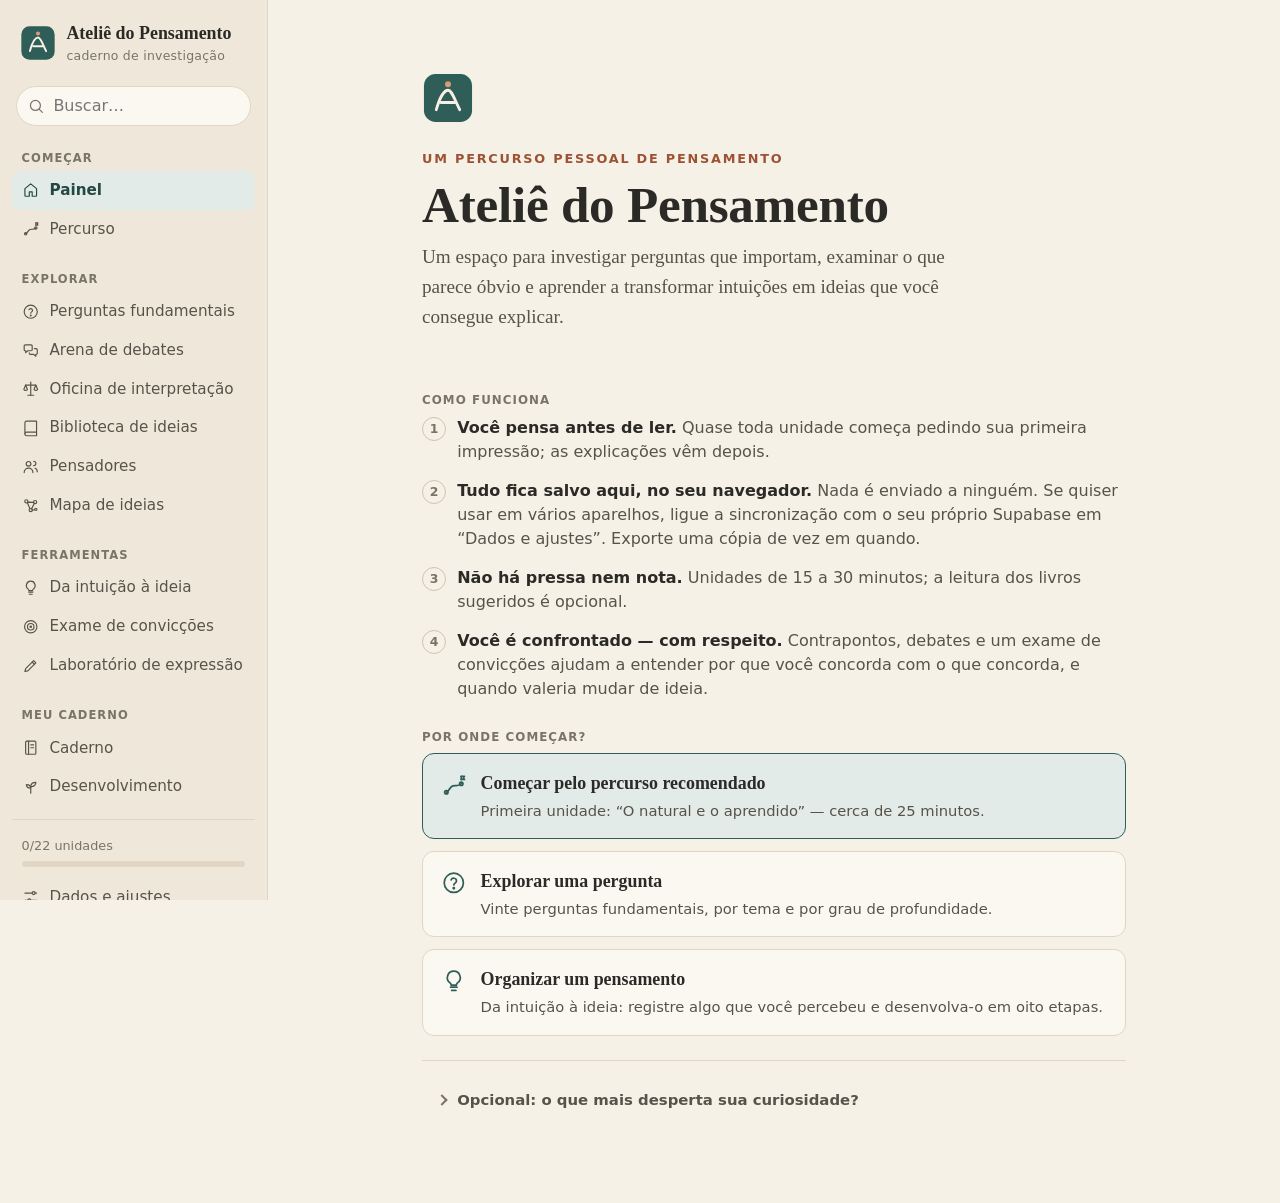
<file: src/index.html>
<!doctype html>
<html lang="pt-BR">
<head>
  <meta charset="utf-8">
  <meta name="viewport" content="width=device-width, initial-scale=1, viewport-fit=cover">
  <meta name="description" content="Ateliê do Pensamento — um percurso pessoal de filosofia, autoconhecimento, literatura e compreensão do mundo.">
  <meta name="color-scheme" content="light dark">
  <meta name="theme-color" content="#f6f1e7" media="(prefers-color-scheme: light)">
  <meta name="theme-color" content="#1b1a18" media="(prefers-color-scheme: dark)">
  <meta name="referrer" content="no-referrer">
  <title>Ateliê do Pensamento</title>
  <link rel="icon" href="data:image/svg+xml,%3Csvg xmlns='http://www.w3.org/2000/svg' viewBox='0 0 40 40'%3E%3Crect x='1.5' y='1.5' width='37' height='37' rx='9' fill='%232f5d57'/%3E%3Cpath d='M11 29c2.5-9 6-15 9-15s4.5 6 9 15' fill='none' stroke='%23f6f1e7' stroke-width='2.2' stroke-linecap='round'/%3E%3Cpath d='M14.5 23.5h11' stroke='%23f6f1e7' stroke-width='2.2' stroke-linecap='round'/%3E%3Ccircle cx='20' cy='9.5' r='2.3' fill='%23d79b78'/%3E%3C/svg%3E">
  <!-- Aplica tema e tamanho de fonte antes de desenhar a página (evita piscar) -->
  <script>
    (function () {
      try {
        var d = JSON.parse(localStorage.getItem('atelie-do-pensamento:v1') || '{}');
        var p = d.preferencias || {};
        if (p.tema === 'claro') document.documentElement.dataset.theme = 'light';
        if (p.tema === 'escuro') document.documentElement.dataset.theme = 'dark';
        if (p.fonte) document.documentElement.dataset.fonte = p.fonte;
      } catch (e) {}
    })();
  </script>
  <link rel="stylesheet" href="css/estilos.css">
</head>
<body>
  <div id="app">
    <noscript><p style="padding:2rem;font-family:Georgia,serif">O Ateliê do Pensamento precisa de JavaScript ativado para funcionar. Nenhum dado é enviado para fora do seu navegador.</p></noscript>
  </div>

  <!-- Conteúdo educacional (separado da lógica da interface) -->
  <script src="js/conteudo/00-base.js"></script>
  <script src="js/conteudo/10-etapa1-obvio.js"></script>
  <script src="js/conteudo/11-etapa1-ferramentas.js"></script>
  <script src="js/conteudo/15-unidades-confronto.js"></script>
  <script src="js/conteudo/20-etapa2.js"></script>
  <script src="js/conteudo/30-etapa3.js"></script>
  <script src="js/conteudo/40-etapas4a6.js"></script>
  <script src="js/conteudo/45-contrapontos.js"></script>
  <script src="js/conteudo/50-perguntas.js"></script>
  <script src="js/conteudo/51-perguntas-extra.js"></script>
  <script src="js/conteudo/55-debates.js"></script>
  <script src="js/conteudo/60-biblioteca.js"></script>
  <script src="js/conteudo/61-biblioteca-literatura.js"></script>
  <script src="js/conteudo/62-biblioteca-ensaios.js"></script>
  <script src="js/conteudo/63-biblioteca-ajustes.js"></script>
  <script src="js/conteudo/70-pensadores.js"></script>
  <script src="js/conteudo/75-pensadores-ampliados.js"></script>
  <script src="js/conteudo/80-oficina.js"></script>
  <script src="js/conteudo/90-laboratorio-mapa.js"></script>
  <script src="js/conteudo/95-exame-conviccoes.js"></script>

  <!-- Configuração opcional da sincronização (fica fora do arquivo único para ser editada à parte) -->
  <script src="config-nuvem.js"></script>

  <!-- Interface -->
  <script src="js/app/01-nucleo.js"></script>
  <script src="js/app/02-percurso.js"></script>
  <script src="js/app/03-explorar.js"></script>
  <script src="js/app/04-ferramentas.js"></script>
  <script src="js/app/05-caderno-dados.js"></script>
  <script src="js/app/06-confronto.js"></script>
  <script src="js/app/08-nuvem.js"></script>
  <script src="js/app/07-iniciar.js"></script>
</body>
</html>
</file>
<file: src/css/estilos.css>
/* =========================================================
   Ateliê do Pensamento — estilos
   Paleta de papel e tinta; verde-petróleo como acento;
   terracota para o que é seu (impressões, anotações).
   Sem fontes externas: pilhas tipográficas do sistema.
   ========================================================= */

:root {
  --papel: #f6f1e7;
  --papel-2: #efe8da;
  --superficie: #fbf8f2;
  --superficie-2: #f3ede1;
  --tinta: #2b2a27;
  --tinta-2: #57534b;
  --tinta-3: #7a7468;
  --linha: #e0d6c3;
  --linha-forte: #cfc3ab;
  --acento: #2f5d57;
  --acento-forte: #234943;
  --acento-tinta: #e2ebe7;
  --terracota: #9c5233;
  --terracota-claro: #d79b78;
  --terracota-tinta: #f4e5dc;
  --ok: #2f6b45;
  --ok-tinta: #e3efe6;
  --perigo: #9b2c2c;
  --perigo-tinta: #f6e2df;
  --sombra: 0 1px 2px rgba(43, 42, 39, .05), 0 6px 20px -12px rgba(43, 42, 39, .18);
  --raio: 12px;
  --raio-p: 8px;

  --f-titulo: "Iowan Old Style", "Palatino Linotype", "Book Antiqua", Palatino, "URW Palladio L", P052, Georgia, serif;
  --f-leitura: Charter, "Bitstream Charter", "Sitka Text", Cambria, "Noto Serif", Georgia, serif;
  --f-ui: system-ui, -apple-system, "Segoe UI", Roboto, "Helvetica Neue", Arial, sans-serif;
  --tam-leitura: 1.075rem;
  --larg-texto: 44rem;
  --entrelinha: 1.68;
  color-scheme: light;
}
:root[data-fonte="grande"] { --tam-leitura: 1.22rem; }

@media (prefers-color-scheme: dark) {
  :root:not([data-theme="light"]) {
    --papel: #1b1a18; --papel-2: #22201d; --superficie: #26241f; --superficie-2: #2c2a25;
    --tinta: #ece5d8; --tinta-2: #c3bbab; --tinta-3: #968f81; --linha: #3a3630; --linha-forte: #4c473f;
    --acento: #86b8ad; --acento-forte: #a5cec4; --acento-tinta: #233531;
    --terracota: #dc9a76; --terracota-claro: #dc9a76; --terracota-tinta: #3a2a21;
    --ok: #8cc49d; --ok-tinta: #22362a; --perigo: #e7928a; --perigo-tinta: #3d2422;
    --sombra: 0 1px 2px rgba(0,0,0,.3), 0 8px 24px -14px rgba(0,0,0,.6);
    color-scheme: dark;
  }
}
:root[data-theme="dark"] {
  --papel: #1b1a18; --papel-2: #22201d; --superficie: #26241f; --superficie-2: #2c2a25;
  --tinta: #ece5d8; --tinta-2: #c3bbab; --tinta-3: #968f81; --linha: #3a3630; --linha-forte: #4c473f;
  --acento: #86b8ad; --acento-forte: #a5cec4; --acento-tinta: #233531;
  --terracota: #dc9a76; --terracota-claro: #dc9a76; --terracota-tinta: #3a2a21;
  --ok: #8cc49d; --ok-tinta: #22362a; --perigo: #e7928a; --perigo-tinta: #3d2422;
  --sombra: 0 1px 2px rgba(0,0,0,.3), 0 8px 24px -14px rgba(0,0,0,.6);
  color-scheme: dark;
}

/* ------------------------- base ------------------------- */
*, *::before, *::after { box-sizing: border-box; }
html { -webkit-text-size-adjust: 100%; text-size-adjust: 100%; scroll-padding-top: 4.5rem; }
body {
  margin: 0; background: var(--papel); color: var(--tinta);
  font-family: var(--f-ui); font-size: 1rem; line-height: 1.5;
  -webkit-font-smoothing: antialiased; text-rendering: optimizeLegibility;
}
h1, h2, h3 { font-family: var(--f-titulo); font-weight: 600; line-height: 1.2; letter-spacing: -.005em; color: var(--tinta); text-wrap: balance; }
h1 { font-size: clamp(1.75rem, 1.3rem + 2vw, 2.45rem); margin: 0 0 .4rem; }
h2 { font-size: 1.38rem; margin: 0 0 .7rem; }
h3 { font-size: 1.12rem; margin: 0 0 .5rem; }
p { margin: 0 0 .9rem; }
a { color: var(--acento); text-underline-offset: .18em; text-decoration-thickness: 1px; }
a:hover { color: var(--acento-forte); }
img, svg { max-width: 100%; }
blockquote { margin: 0 0 1rem; padding: .2rem 0 .2rem 1rem; border-left: 3px solid var(--linha-forte); color: var(--tinta-2); font-style: italic; }
ul, ol { padding-left: 1.3rem; margin: 0 0 1rem; }
li { margin-bottom: .35rem; }
:focus-visible { outline: 2px solid var(--acento); outline-offset: 2px; border-radius: 4px; }
h1:focus { outline: none; }
.sr { position: absolute !important; width: 1px; height: 1px; overflow: hidden; clip: rect(0 0 0 0); white-space: nowrap; }
.pular { position: absolute; left: -999px; top: .5rem; z-index: 100; background: var(--acento); color: var(--papel); padding: .5rem 1rem; border-radius: var(--raio-p); }
.pular:focus { left: .5rem; }
.ic { width: 1.15em; height: 1.15em; flex: none; vertical-align: -.2em; }

/* ------------------------- estrutura ------------------------- */
#app { min-height: 100vh; }
.topo {
  position: sticky; top: 0; z-index: 30; display: flex; align-items: center; gap: .5rem;
  padding: .55rem .75rem; background: color-mix(in srgb, var(--papel) 92%, transparent);
  backdrop-filter: blur(8px); -webkit-backdrop-filter: blur(8px); border-bottom: 1px solid var(--linha);
}
.topo-marca { display: flex; align-items: center; gap: .55rem; flex: 1; justify-content: center; text-decoration: none; color: var(--tinta); font-family: var(--f-titulo); font-weight: 600; font-size: 1.05rem; }
.marca { width: 30px; height: 30px; flex: none; }
.nav-lateral {
  position: fixed; inset: 0 auto 0 0; width: min(84vw, 300px); z-index: 50; overflow-y: auto;
  background: var(--papel-2); border-right: 1px solid var(--linha); padding: 1rem .75rem 1.5rem;
  transform: translateX(-102%); transition: transform .25s ease; display: flex; flex-direction: column; gap: .35rem;
}
.menu-aberto .nav-lateral { transform: none; box-shadow: var(--sombra); }
.veu { position: fixed; inset: 0; background: rgba(20, 18, 15, .35); z-index: 40; opacity: 0; pointer-events: none; transition: opacity .25s; }
.menu-aberto .veu { opacity: 1; pointer-events: auto; }
.nav-marca { display: flex; align-items: center; gap: .65rem; padding: .25rem .5rem .9rem; text-decoration: none; color: var(--tinta); }
.nav-marca .marca { width: 36px; height: 36px; }
.nav-marca strong { display: block; font-family: var(--f-titulo); font-size: 1.12rem; }
.nav-marca small { display: block; color: var(--tinta-3); font-size: .78rem; letter-spacing: .02em; }
.nav-busca { display: flex; align-items: center; gap: .4rem; margin: 0 .25rem .5rem; padding: .4rem .6rem; border: 1px solid var(--linha); border-radius: 999px; background: var(--superficie); color: var(--tinta-3); }
.nav-busca input { border: 0; background: transparent; font: inherit; color: var(--tinta); width: 100%; outline: none; }
.nav-grupo { margin-bottom: .45rem; }
.nav-titulo { font-size: .72rem; text-transform: uppercase; letter-spacing: .09em; color: var(--tinta-3); margin: .6rem .6rem .25rem; font-weight: 600; }
.nav-lateral a[data-nav] { display: flex; align-items: center; gap: .65rem; padding: .5rem .6rem; border-radius: var(--raio-p); color: var(--tinta-2); text-decoration: none; font-size: .95rem; }
.nav-lateral a[data-nav]:hover { background: var(--superficie-2); color: var(--tinta); }
.nav-lateral a[data-nav].ativo { background: var(--acento-tinta); color: var(--acento-forte); font-weight: 600; }
.nav-rodape { margin-top: auto; padding-top: .8rem; border-top: 1px solid var(--linha); }
.nav-progresso { padding: .2rem .6rem .7rem; font-size: .8rem; color: var(--tinta-3); }
.nav-progresso .barra { margin-top: .35rem; }
.status-salvo { font-size: .75rem; color: var(--tinta-3); margin: .6rem .6rem 0; min-height: 1.1em; }
.status-salvo[data-estado="erro"], .status-salvo[data-estado="indisponivel"] { color: var(--perigo); }
main { padding: 1.25rem 1rem 4rem; outline: none; }
.pagina { max-width: 64rem; margin: 0 auto; }
.pagina-unidade, .pagina-ficha, .pagina-pergunta, .pagina-caso, .pagina-ideia, .pagina-lab-ex, .pagina-sobre, .pagina-dados, .pagina-inicio { max-width: var(--larg-texto); }

@media (min-width: 960px) {
  .topo { display: none; }
  .nav-lateral { transform: none; width: 268px; box-shadow: none; }
  .veu { display: none; }
  main { margin-left: 268px; padding: 2.5rem 2.5rem 5rem; }
  html { scroll-padding-top: 1.5rem; }
}

/* ------------------------- cabeçalhos ------------------------- */
.cab-pagina { margin-bottom: 1.6rem; }
.trilha { font-size: .85rem; color: var(--tinta-3); margin-bottom: .5rem; }
.trilha a { color: var(--tinta-3); }
.sub { color: var(--tinta-2); font-size: 1.02rem; max-width: 46rem; }
.rotulo { display: block; font-family: var(--f-ui); font-size: .74rem; font-weight: 650; text-transform: uppercase; letter-spacing: .09em; color: var(--tinta-3); margin: 0 0 .45rem; }
.sobretitulo { font-size: .8rem; letter-spacing: .14em; text-transform: uppercase; color: var(--terracota); font-weight: 600; margin-bottom: .4rem; }
.cab-acoes { display: flex; flex-wrap: wrap; gap: .4rem; margin-top: .9rem; }
.cab-meta { display: flex; flex-wrap: wrap; align-items: center; gap: .45rem .6rem; color: var(--tinta-3); font-size: .85rem; margin-top: .6rem; }

/* ------------------------- botões ------------------------- */
.btn {
  display: inline-flex; align-items: center; justify-content: center; gap: .45rem; min-height: 2.6rem;
  padding: .5rem 1rem; border-radius: 999px; border: 1px solid var(--linha-forte); background: var(--superficie);
  color: var(--tinta); font: 600 .92rem/1.2 var(--f-ui); cursor: pointer; text-decoration: none; transition: background .15s, border-color .15s, color .15s;
}
.btn:hover { background: var(--superficie-2); color: var(--tinta); }
.btn-primario { background: var(--acento); border-color: var(--acento); color: var(--papel); }
.btn-primario:hover { background: var(--acento-forte); border-color: var(--acento-forte); color: var(--papel); }
.btn-secundario { background: transparent; }
.btn-perigo { background: var(--perigo); border-color: var(--perigo); color: #fff; }
.btn-perigo:hover { filter: brightness(1.08); background: var(--perigo); color: #fff; }
.btn-pequeno { min-height: 2.1rem; padding: .3rem .75rem; font-size: .85rem; }
.btn-icone { display: inline-flex; align-items: center; gap: .4rem; background: transparent; border: 1px solid transparent; border-radius: 999px; padding: .45rem .7rem; color: var(--tinta-2); font: 500 .88rem var(--f-ui); cursor: pointer; text-decoration: none; min-height: 2.4rem; }
.btn-icone:hover { background: var(--superficie-2); color: var(--tinta); }
.cab-acoes .btn-icone { border-color: var(--linha); }
.btn-fav[aria-pressed="true"] { color: var(--terracota); border-color: var(--terracota-claro); background: var(--terracota-tinta); }
.btn-link { background: none; border: 0; padding: .2rem 0; color: var(--acento); font: 500 .9rem var(--f-ui); cursor: pointer; display: inline-flex; align-items: center; gap: .3rem; text-decoration: underline; text-underline-offset: .2em; }
.btn-arquivo { position: relative; overflow: hidden; }
.btn-arquivo input { position: absolute; inset: 0; opacity: 0; cursor: pointer; }
.btn-arquivo:focus-within { outline: 2px solid var(--acento); outline-offset: 2px; }
.acoes-topo { display: flex; flex-wrap: wrap; gap: .6rem; margin: 1rem 0 1.4rem; }

/* ------------------------- etiquetas e barras ------------------------- */
.tag { display: inline-block; font-size: .74rem; padding: .12rem .55rem; border-radius: 999px; background: var(--superficie-2); color: var(--tinta-2); border: 1px solid var(--linha); }
.chip { display: inline-flex; align-items: center; gap: .25rem; font-size: .74rem; font-weight: 600; padding: .14rem .55rem; border-radius: 999px; background: var(--superficie-2); color: var(--tinta-3); }
.chip .ic { width: .95em; height: .95em; }
.chip-iniciada { background: var(--terracota-tinta); color: var(--terracota); }
.chip-concluida, .chip-revisitada { background: var(--ok-tinta); color: var(--ok); }
.chip-planejada { background: transparent; border: 1px dashed var(--linha-forte); }
.chip-leitura { background: var(--acento-tinta); color: var(--acento-forte); }
.barra { height: 6px; border-radius: 999px; background: var(--linha); overflow: hidden; }
.barra span { display: block; height: 100%; background: var(--acento); border-radius: inherit; transition: width .4s ease; }

/* ------------------------- início ------------------------- */
.pagina-inicio { padding-top: 1rem; }
.inicio-heroi { padding: 1rem 0 1.5rem; }
.inicio-heroi .marca { width: 52px; height: 52px; margin-bottom: 1.1rem; }
.inicio-heroi h1 { font-size: clamp(2.2rem, 1.6rem + 3vw, 3.2rem); }
.inicio-lede { font-family: var(--f-leitura); font-size: 1.2rem; line-height: 1.55; color: var(--tinta-2); max-width: 36rem; }
.como-lista { list-style: none; padding: 0; display: grid; gap: .6rem; counter-reset: c; }
.como-lista li { counter-increment: c; position: relative; padding-left: 2.2rem; color: var(--tinta-2); }
.como-lista li::before { content: counter(c); position: absolute; left: 0; top: .05rem; width: 1.5rem; height: 1.5rem; border-radius: 50%; border: 1px solid var(--linha-forte); font: 600 .78rem/1.4rem var(--f-ui); text-align: center; color: var(--tinta-3); }
.como-lista strong { color: var(--tinta); }
.inicio-como, .inicio-escolhas { margin: 1.4rem 0; }
.escolhas { display: grid; gap: .75rem; }
.escolha {
  display: grid; grid-template-columns: auto 1fr; gap: .2rem .9rem; align-items: start; text-align: left; width: 100%;
  padding: 1rem 1.1rem; border: 1px solid var(--linha); border-radius: var(--raio); background: var(--superficie); color: var(--tinta); cursor: pointer; font: inherit;
  transition: border-color .15s, transform .15s, box-shadow .15s;
}
.escolha:hover { border-color: var(--acento); box-shadow: var(--sombra); }
.escolha .ic { grid-row: span 2; width: 1.6rem; height: 1.6rem; color: var(--acento); margin-top: .1rem; }
.e-titulo { font-family: var(--f-titulo); font-weight: 600; font-size: 1.12rem; }
.e-desc { color: var(--tinta-2); font-size: .92rem; }
.escolha-principal { border-color: var(--acento); background: var(--acento-tinta); }
.inicio-interesses { margin-top: 1.5rem; border-top: 1px solid var(--linha); padding-top: 1rem; }
.inicio-interesses summary { cursor: pointer; color: var(--tinta-2); font-weight: 600; }
.grade-checks { display: grid; grid-template-columns: repeat(auto-fill, minmax(15rem, 1fr)); gap: .4rem 1rem; margin-top: .7rem; }

/* ------------------------- controles de escolha ------------------------- */
.opcao-check, .opcao-radio { display: flex; align-items: flex-start; gap: .55rem; padding: .35rem 0; cursor: pointer; color: var(--tinta-2); font-size: .95rem; }
.opcao-check input, .opcao-radio input { margin-top: .22rem; accent-color: var(--acento); width: 1.05rem; height: 1.05rem; flex: none; }
.grupo-radio, .status-leitura { border: 0; padding: 0; margin: 0 0 1rem; display: flex; flex-wrap: wrap; gap: .2rem 1.2rem; }
.grupo-radio legend, .status-leitura legend { font-weight: 600; margin-bottom: .3rem; width: 100%; color: var(--tinta); }
.status-leitura { padding: .9rem 1rem; border: 1px solid var(--linha); border-radius: var(--raio); background: var(--superficie); }
.status-leitura legend { float: left; margin-bottom: .2rem; }

/* ------------------------- painel ------------------------- */
.painel-grade { display: grid; gap: 1rem; }
@media (min-width: 760px) { .painel-grade { grid-template-columns: 1fr 1fr; } .painel-continuar { grid-column: 1 / -1; } }
.painel-grade > section { background: var(--superficie); border: 1px solid var(--linha); border-radius: var(--raio); padding: 1.15rem 1.2rem; }
.painel-grade > .painel-continuar { padding: 0; border: 0; background: none; }
.cartao-continuar { display: flex; flex-direction: column; gap: .3rem; padding: 1.4rem 1.5rem; border-radius: var(--raio); background: var(--acento); color: var(--papel); text-decoration: none; box-shadow: var(--sombra); }
.cartao-continuar:hover { color: var(--papel); background: var(--acento-forte); }
.cartao-continuar .rotulo { color: color-mix(in srgb, var(--papel) 75%, transparent); }
.cc-trilha { font-size: .82rem; opacity: .8; }
.cc-titulo { font-family: var(--f-titulo); font-size: 1.55rem; font-weight: 600; line-height: 1.2; }
.cc-pergunta { font-family: var(--f-leitura); font-size: 1.04rem; opacity: .92; max-width: 40rem; }
.cc-meta { display: inline-flex; align-items: center; gap: .3rem; font-size: .85rem; opacity: .85; margin-top: .3rem; }
.prog-geral { color: var(--tinta-2); margin-bottom: .5rem; }
.prog-geral strong { font-family: var(--f-titulo); font-size: 1.4rem; color: var(--tinta); }
.prog-etapas { list-style: none; padding: 0; margin: 1rem 0 0; display: grid; gap: .5rem; }
.prog-etapas a { display: flex; align-items: center; gap: .55rem; text-decoration: none; color: var(--tinta-2); font-size: .9rem; margin-bottom: .2rem; }
.pe-num { width: 1.35rem; height: 1.35rem; border-radius: 50%; background: var(--superficie-2); display: inline-grid; place-items: center; font-size: .72rem; font-weight: 700; color: var(--tinta-3); }
.pe-nome { flex: 1; }
.pe-conta { font-variant-numeric: tabular-nums; color: var(--tinta-3); font-size: .82rem; }
.painel-cartao h3 { font-size: 1.12rem; }
.painel-cartao p:not(.rotulo) { color: var(--tinta-2); font-size: .95rem; }
.painel-salvos .ref { margin-bottom: .35rem; }
.nota-backup { display: flex; gap: .7rem; align-items: flex-start; padding: .8rem 1rem; border-radius: var(--raio); background: var(--terracota-tinta); color: var(--tinta); margin-bottom: 1rem; font-size: .93rem; }
.nota-backup .ic { color: var(--terracota); margin-top: .15rem; }
.nota-backup p { margin: 0; }
.vazio { color: var(--tinta-3); font-size: .93rem; }

/* ------------------------- referências ------------------------- */
.lista-refs { display: grid; gap: .45rem; }
.ref { display: grid; grid-template-columns: auto 1fr; gap: .1rem .65rem; align-items: baseline; padding: .6rem .8rem; border: 1px solid var(--linha); border-radius: var(--raio-p); text-decoration: none; color: var(--tinta); background: var(--superficie); }
.ref:hover { border-color: var(--acento); color: var(--tinta); }
.ref-tipo { font-size: .68rem; text-transform: uppercase; letter-spacing: .08em; color: var(--acento); font-weight: 700; }
.ref-titulo { font-weight: 600; font-size: .95rem; }
.ref-txt { grid-column: 2; color: var(--tinta-2); font-size: .88rem; }
.fav-linha { display: flex; gap: .3rem; align-items: center; }
.fav-linha .ref { flex: 1; }

/* ------------------------- percurso ------------------------- */
.indice-etapas { display: flex; flex-wrap: wrap; gap: .4rem; margin: 1rem 0 2rem; }
.indice-etapas a { padding: .35rem .8rem; border-radius: 999px; border: 1px solid var(--linha); text-decoration: none; color: var(--tinta-2); font-size: .88rem; background: var(--superficie); }
.etapa { margin-bottom: 2.8rem; scroll-margin-top: 4.5rem; }
.etapa-cab { display: flex; align-items: center; gap: .9rem; margin-bottom: .6rem; }
.etapa-num { width: 2.6rem; height: 2.6rem; border-radius: 50%; display: grid; place-items: center; background: var(--acento); color: var(--papel); font: 600 1.2rem var(--f-titulo); flex: none; }
.etapa-cab h2 { margin: 0; font-size: 1.6rem; }
.etapa-sub { margin: 0; color: var(--tinta-3); font-size: .92rem; }
.etapa-cab > div { flex: 1; }
.etapa-conta, .modulo-conta { color: var(--tinta-3); font-variant-numeric: tabular-nums; font-size: .9rem; }
.etapa-desc { color: var(--tinta-2); max-width: 44rem; }
.modulo { border: 1px solid var(--linha); border-radius: var(--raio); background: var(--superficie); padding: 1.1rem 1.2rem; margin: 1rem 0; }
.modulo-cab { display: flex; justify-content: space-between; align-items: baseline; gap: 1rem; }
.modulo-cab h3 { margin: 0; font-size: 1.2rem; }
.modulo-desc { color: var(--tinta-2); font-size: .93rem; margin: .35rem 0 .7rem; }
.lista-unidades { list-style: none; padding: 0; margin: .9rem 0 0; display: grid; gap: .5rem; }
.item-unidade a, .item-planejado { display: grid; gap: .2rem; padding: .8rem .9rem; border-radius: var(--raio-p); border: 1px solid var(--linha); text-decoration: none; color: var(--tinta); background: var(--papel); }
.item-unidade a:hover { border-color: var(--acento); }
.item-unidade.st-concluida a, .item-unidade.st-revisitada a { border-left: 3px solid var(--ok); }
.item-unidade.st-iniciada a { border-left: 3px solid var(--terracota-claro); }
.iu-titulo { font-family: var(--f-titulo); font-weight: 600; font-size: 1.05rem; }
.iu-pergunta { color: var(--tinta-2); font-size: .92rem; }
.iu-meta { display: flex; flex-wrap: wrap; align-items: center; gap: .6rem; color: var(--tinta-3); font-size: .82rem; margin-top: .2rem; }
.item-planejado { background: transparent; border-style: dashed; }
.item-planejado .iu-titulo { color: var(--tinta-2); }
.veja-tambem { margin-top: 1rem; display: grid; gap: .45rem; }
.resumo-modulo { margin-top: 1rem; border-top: 1px dashed var(--linha); padding-top: .8rem; }
.resumo-modulo summary { cursor: pointer; font-weight: 600; color: var(--tinta-2); font-size: .93rem; }

/* ------------------------- unidade e blocos ------------------------- */
.cab-unidade { margin-bottom: 2rem; padding-bottom: 1.4rem; border-bottom: 1px solid var(--linha); }
.pergunta-central { font-family: var(--f-leitura); font-style: italic; font-size: 1.26rem; line-height: 1.5; color: var(--tinta-2); margin: .5rem 0 0; }
.corpo-unidade, .pagina-ficha, .pagina-pergunta, .etapa-caso, .corpo-lab, .pagina-sobre .ficha-sec { font-family: var(--f-leitura); font-size: var(--tam-leitura); line-height: var(--entrelinha); }
.corpo-unidade p, .corpo-unidade li, .ficha-sec p { hyphens: auto; -webkit-hyphens: auto; }
.b { margin: 0 0 2.2rem; }
.b > h2 { font-size: 1.32rem; }
.b-prompt { font-weight: 500; }
.b-importa { color: var(--tinta-2); }
.b-impressao, .b-situacao, .b-conceito, .b-pensador, .b-escolha, .b-classificar, .b-passos, .b-comparar, .b-sintese, .b-escrita {
  border-radius: var(--raio); padding: 1.2rem 1.25rem; background: var(--superficie); border: 1px solid var(--linha);
}
.b-impressao { background: var(--terracota-tinta); border-color: color-mix(in srgb, var(--terracota) 30%, transparent); }
.b-impressao .rotulo { color: var(--terracota); }
.b-situacao { background: var(--superficie-2); position: relative; }
.b-situacao .rotulo { color: var(--terracota); }
.b-situacao.mini { padding: .8rem 1rem; margin-bottom: .8rem; }
.b-conceito { border-left: 4px solid var(--acento); background: var(--superficie); }
.b-conceito .rotulo { color: var(--acento); }
.b-pensador { background: var(--papel-2); }
.pens-epoca { color: var(--tinta-3); font-family: var(--f-ui); font-size: .85rem; margin-top: -.4rem; }
.b-texto h2 { margin-top: .3rem; }
.nota { font-size: .92em; color: var(--tinta-3); border-left: 2px solid var(--linha-forte); padding-left: .8rem; }
dl.camadas { margin: 0 0 1rem; display: grid; gap: .55rem; }
dl.camadas dt { font-family: var(--f-ui); font-weight: 650; font-size: .9rem; color: var(--acento-forte); }
dl.camadas dd { margin: 0 0 0 0; padding-left: .9rem; border-left: 2px solid var(--linha); }
.tag-inline, .corpo-unidade .tag { font-family: var(--f-ui); }
details.b-revelar, details.b-aprofundar, .b-pensador details, details.relembrar, details.registro-original, details.anotacoes, details.tentativa, details.apoio, details.detalhes-processo, .revisao details, .mesma details, .aspecto details, .fb-outras, details.orientacoes, .mapa-criar details {
  border: 1px solid var(--linha); border-radius: var(--raio-p); background: var(--superficie); margin-bottom: .6rem;
}
details > summary { cursor: pointer; padding: .75rem 1rem; font-family: var(--f-ui); font-weight: 600; font-size: .93rem; color: var(--tinta); list-style: none; display: flex; align-items: center; gap: .5rem; }
details > summary::-webkit-details-marker { display: none; }
details > summary::before { content: ""; width: .5rem; height: .5rem; border-right: 2px solid var(--tinta-3); border-bottom: 2px solid var(--tinta-3); transform: rotate(-45deg); transition: transform .2s; flex: none; margin-right: .2rem; }
details[open] > summary::before { transform: rotate(45deg); }
details > *:not(summary) { padding: 0 1rem; }
details > .det-corpo, details[open] > *:last-child { padding-bottom: .9rem; }
.det-corpo { padding-top: .2rem; }
.b-aprofundar summary .rotulo { display: inline; margin: 0 .3rem 0 0; color: var(--acento); }
.b-revelar { margin-bottom: .6rem; }
.b-pensador details { margin-top: .4rem; background: var(--superficie); }

/* perspectivas */
.grade-persp { display: grid; gap: .8rem; }
@media (min-width: 720px) { .grade-persp { grid-template-columns: 1fr 1fr; } }
.persp { padding: 1rem 1.1rem; border: 1px solid var(--linha); border-radius: var(--raio); background: var(--superficie); font-size: .97em; }
.persp h3 { font-size: 1.05rem; }
.persp dl { margin: .7rem 0 0; font-size: .95em; }
.persp dt { font-family: var(--f-ui); font-size: .72rem; font-weight: 700; text-transform: uppercase; letter-spacing: .08em; color: var(--acento); margin-top: .5rem; }
.persp dt:nth-of-type(2) { color: var(--terracota); }
.persp dd { margin: .15rem 0 0; }

/* campos de escrita */
.campo { margin: .6rem 0 1rem; font-family: var(--f-ui); }
.campo-rotulo { display: block; font-weight: 600; font-size: .93rem; margin-bottom: .3rem; color: var(--tinta); }
.campo-dica { font-family: var(--f-ui); font-size: .86rem; color: var(--tinta-3); margin: .25rem 0 .5rem; line-height: 1.45; }
.entrada {
  width: 100%; display: block; font: 400 1.02rem/1.7 var(--f-leitura); color: var(--tinta);
  background-color: var(--superficie); border: 1px solid var(--linha-forte); border-radius: var(--raio-p); padding: .55rem .8rem; resize: vertical;
  transition: border-color .15s, box-shadow .15s;
}
:root[data-fonte="grande"] .entrada { font-size: 1.15rem; }
.entrada:focus { outline: none; border-color: var(--acento); box-shadow: 0 0 0 3px color-mix(in srgb, var(--acento) 18%, transparent); }
textarea.caderno-linhas {
  background-image: repeating-linear-gradient(to bottom, transparent 0, transparent calc(1.7em - 1px), color-mix(in srgb, var(--linha) 70%, transparent) calc(1.7em - 1px), color-mix(in srgb, var(--linha) 70%, transparent) 1.7em);
  background-position: 0 .55rem; background-attachment: local; line-height: 1.7em; min-height: 6.5em;
}
.b-impressao .entrada { background-color: color-mix(in srgb, var(--superficie) 85%, var(--terracota-tinta)); }
.campo-meta { display: flex; flex-wrap: wrap; justify-content: space-between; gap: .4rem 1rem; align-items: center; margin-top: .3rem; font-size: .78rem; color: var(--tinta-3); min-height: 1.2rem; }
.campo-conta.excede { color: var(--terracota); font-weight: 600; }
.campo-curto .entrada { line-height: 1.4; }
.espelho { margin-top: .6rem; padding: .8rem 1rem; border-radius: var(--raio-p); background: var(--acento-tinta); font-size: .9rem; color: var(--tinta); }
.espelho ul { margin: 0 0 .5rem; padding-left: 1.1rem; }
.espelho li.atencao { color: var(--terracota); }
.espelho-aviso, .espelho-vazio { font-size: .8rem; color: var(--tinta-3); margin: 0; }

/* revelação depois de tentar */
.revelavel { margin-top: .4rem; font-family: var(--f-ui); }
.msg-tentar { font-size: .88rem; color: var(--terracota); margin: .5rem 0; }
.revelado { margin-top: .8rem; padding: 1rem 1.1rem; border-radius: var(--raio-p); background: var(--papel); border: 1px solid var(--linha); font-family: var(--f-leitura); outline: none; animation: surgir .25s ease; }
@keyframes surgir { from { opacity: 0; transform: translateY(-3px); } to { opacity: 1; transform: none; } }

/* múltipla escolha */
.opcoes { display: grid; gap: .5rem; margin-bottom: .8rem; }
.opcao { text-align: left; padding: .75rem .9rem; border-radius: var(--raio-p); border: 1px solid var(--linha-forte); background: var(--papel); color: var(--tinta); font: 400 .98rem/1.45 var(--f-leitura); cursor: pointer; transition: border-color .15s, background .15s; }
.opcao:hover { border-color: var(--acento); }
.opcao.escolhida.ok { border-color: var(--ok); background: var(--ok-tinta); }
.opcao.escolhida.nao { border-color: var(--terracota); background: var(--terracota-tinta); }
.fb { padding: .85rem 1rem; border-radius: var(--raio-p); margin-bottom: .6rem; }
.fb-ok { background: var(--ok-tinta); }
.fb-ok .rotulo { color: var(--ok); }
.fb-nao { background: var(--terracota-tinta); }
.fb-nao .rotulo { color: var(--terracota); }
.fb p:last-child { margin-bottom: 0; }
.fb-outras ul { font-size: .95em; }

/* classificar */
.cls-lista { padding-left: 1.3rem; display: grid; gap: .6rem; }
.cls-item { padding-bottom: .6rem; border-bottom: 1px dashed var(--linha); }
.cls-item p { margin-bottom: .35rem; }
.cls-item select, select { font: 500 .92rem var(--f-ui); color: var(--tinta); background: var(--papel); border: 1px solid var(--linha-forte); border-radius: var(--raio-p); padding: .45rem .6rem; max-width: 100%; }
.cls-fb { margin-top: .45rem; font-size: .95em; }
.cls-fb p { margin: .3rem 0 0; color: var(--tinta-2); }
.fb-tag { display: inline-flex; gap: .3rem; align-items: center; font: 600 .78rem var(--f-ui); padding: .15rem .55rem; border-radius: 999px; background: var(--superficie-2); color: var(--tinta-3); }
.fb-tag.ok { background: var(--ok-tinta); color: var(--ok); }
.fb-tag.nao { background: var(--terracota-tinta); color: var(--terracota); }

/* comparação */
.comparacao { display: grid; gap: 1rem; }
@media (min-width: 760px) { .comparacao { grid-template-columns: 1fr 1fr; } .comparacao-ideia { grid-template-columns: 2fr 3fr; } }
.comp-antes { padding: 1rem; border-radius: var(--raio-p); background: var(--terracota-tinta); }
.comp-antes blockquote { border-color: var(--terracota-claro); color: var(--tinta); }
.comp-agora .ficha-sec h2 { font-size: 1.05rem; }
.citacao-propria { border-left-color: var(--terracota-claro); }

/* leituras */
.grade-livros { display: grid; gap: .7rem; }
@media (min-width: 640px) { .grade-livros { grid-template-columns: repeat(auto-fill, minmax(16rem, 1fr)); } }
.cartao-livro { display: flex; flex-direction: column; gap: .2rem; padding: .95rem 1rem; border-radius: var(--raio); border: 1px solid var(--linha); background: var(--superficie); text-decoration: none; color: var(--tinta); font-family: var(--f-ui); border-top: 3px solid var(--linha-forte); }
.cartao-livro:hover { border-color: var(--acento); color: var(--tinta); }
.cl-tipo { font-size: .72rem; text-transform: uppercase; letter-spacing: .07em; color: var(--tinta-3); font-weight: 600; }
.cl-titulo { font-family: var(--f-titulo); font-weight: 600; font-size: 1.08rem; line-height: 1.25; }
.cl-autor { color: var(--tinta-2); font-size: .9rem; }
.cl-porque { color: var(--tinta-2); font-size: .86rem; margin-top: .35rem; line-height: 1.45; }
.cartao-livro .chip { align-self: flex-start; margin-top: .4rem; }

/* fim de unidade e navegação */
.fim-unidade { margin: 2.5rem 0 1.2rem; padding: 1.3rem 1.25rem; border-radius: var(--raio); border: 1px solid var(--linha); background: var(--papel-2); }
.conclusao-info { display: flex; align-items: center; gap: .4rem; color: var(--ok); font-weight: 600; }
.proximos { margin-top: 1.2rem; display: grid; gap: .45rem; }
.proximos h3 { font-size: 1rem; margin-bottom: .2rem; }
details.anotacoes { margin: 1rem 0; background: var(--terracota-tinta); border-color: transparent; }
.nav-unidades { display: grid; grid-template-columns: 1fr 1fr; gap: .7rem; margin: 2rem 0 0; }
.nav-unidades a, .nav-unidades button { display: flex; align-items: center; gap: .6rem; padding: .85rem 1rem; border-radius: var(--raio); border: 1px solid var(--linha); background: var(--superficie); text-decoration: none; color: var(--tinta); font: 600 .95rem/1.3 var(--f-ui); cursor: pointer; text-align: left; }
.nav-unidades a:hover, .nav-unidades button:hover { border-color: var(--acento); }
.nav-unidades small { display: block; font-weight: 500; font-size: .74rem; color: var(--tinta-3); text-transform: uppercase; letter-spacing: .07em; margin-bottom: .1rem; }
.nav-prox { justify-content: flex-end; text-align: right !important; grid-column: 2; }
.nav-prox span { text-align: right; }

/* ------------------------- perguntas ------------------------- */
.barra-filtros { display: flex; flex-wrap: wrap; gap: .4rem; margin-bottom: .6rem; align-items: center; }
.barra-filtros .rotulo { margin: 0 .3rem 0 0; }
.filtro { font: 500 .86rem var(--f-ui); padding: .38rem .8rem; border-radius: 999px; border: 1px solid var(--linha); background: var(--superficie); color: var(--tinta-2); cursor: pointer; text-decoration: none; }
.filtro:hover { border-color: var(--acento); color: var(--tinta); }
.filtro.ativo { background: var(--acento); border-color: var(--acento); color: var(--papel); }
.filtro-proprio { border-style: dashed; }
.contagem { color: var(--tinta-3); font-size: .86rem; margin: .8rem 0 1.2rem; }
.grupo-perguntas { margin-bottom: 2rem; }
.grade-perguntas { display: grid; gap: .7rem; }
@media (min-width: 640px) { .grade-perguntas { grid-template-columns: repeat(auto-fill, minmax(18rem, 1fr)); } }
.cartao-pergunta { display: flex; flex-direction: column; gap: .5rem; padding: 1rem 1.1rem; border-radius: var(--raio); border: 1px solid var(--linha); background: var(--superficie); text-decoration: none; color: var(--tinta); }
.cartao-pergunta:hover { border-color: var(--acento); color: var(--tinta); }
.cpq-texto { font-family: var(--f-titulo); font-size: 1.12rem; font-weight: 600; line-height: 1.3; }
.cpq-nivel { align-self: flex-start; font: 600 .7rem var(--f-ui); text-transform: uppercase; letter-spacing: .08em; padding: .12rem .5rem; border-radius: 999px; }
.nivel-1 { background: var(--ok-tinta); color: var(--ok); }
.nivel-2 { background: var(--acento-tinta); color: var(--acento-forte); }
.nivel-3 { background: var(--terracota-tinta); color: var(--terracota); }
.caminhos li { margin-bottom: .5rem; }

/* ------------------------- biblioteca ------------------------- */
.filtros-livros { display: grid; gap: .7rem; margin-bottom: .8rem; }
@media (min-width: 760px) { .filtros-livros { grid-template-columns: 1fr auto; align-items: end; } }
.campo-busca { display: flex; align-items: center; gap: .5rem; padding: .5rem .8rem; border: 1px solid var(--linha-forte); border-radius: 999px; background: var(--superficie); color: var(--tinta-3); }
.campo-busca input { border: 0; background: transparent; font: inherit; color: var(--tinta); width: 100%; outline: none; }
.campo-busca:focus-within { border-color: var(--acento); }
.selects { display: flex; flex-wrap: wrap; gap: .7rem; }
.selects label { display: flex; flex-direction: column; gap: .2rem; font-size: .78rem; color: var(--tinta-3); font-weight: 600; }
.temas-livros .filtro { font-size: .8rem; padding: .28rem .65rem; }
.temas { display: flex; flex-wrap: wrap; gap: .3rem; margin-top: .6rem; }
.ficha-sec { margin-bottom: 1.6rem; }
.ficha-sec h2 { font-size: 1.15rem; font-family: var(--f-titulo); }
.caderno-livro { padding: 1.1rem 1.2rem; border-radius: var(--raio); background: var(--terracota-tinta); }
.tentativa { padding: .6rem .9rem; border-radius: var(--raio-p); background: var(--superficie); margin-bottom: .5rem; }

/* ------------------------- pensadores ------------------------- */
.grade-pensadores { display: grid; gap: .7rem; }
@media (min-width: 640px) { .grade-pensadores { grid-template-columns: repeat(auto-fill, minmax(17rem, 1fr)); } }
.cartao-pens { display: flex; flex-direction: column; gap: .25rem; padding: 1rem 1.1rem; border-radius: var(--raio); border: 1px solid var(--linha); background: var(--superficie); text-decoration: none; color: var(--tinta); }
.cartao-pens:hover { border-color: var(--acento); color: var(--tinta); }
.cp-nome { font-family: var(--f-titulo); font-size: 1.12rem; font-weight: 600; }
.cp-epoca { font-size: .8rem; color: var(--tinta-3); }
.cp-problema { font-size: .9rem; color: var(--tinta-2); margin-top: .3rem; }

/* ------------------------- oficina ------------------------- */
.etapas-oficina { display: flex; flex-wrap: wrap; gap: .3rem .5rem; padding: 0; list-style: none; counter-reset: e; margin-bottom: 1.5rem; }
.etapas-oficina li { counter-increment: e; font-size: .82rem; color: var(--tinta-3); padding: .25rem .65rem; border-radius: 999px; background: var(--superficie-2); margin: 0; }
.etapas-oficina li::before { content: counter(e) ". "; font-weight: 700; }
.grade-casos, .grade-lab, .grade-ideias { display: grid; gap: .8rem; }
@media (min-width: 640px) { .grade-casos, .grade-lab, .grade-ideias { grid-template-columns: repeat(auto-fill, minmax(18rem, 1fr)); } }
.cartao-caso, .cartao-lab, .cartao-ideia { display: flex; flex-direction: column; gap: .35rem; padding: 1.1rem 1.15rem; border-radius: var(--raio); border: 1px solid var(--linha); background: var(--superficie); text-decoration: none; color: var(--tinta); }
.cartao-caso:hover, .cartao-lab:hover, .cartao-ideia:hover { border-color: var(--acento); color: var(--tinta); }
.cartao-caso .chip, .cartao-lab .chip { align-self: flex-start; margin-top: .3rem; }
.cc-escala { font-size: .72rem; text-transform: uppercase; letter-spacing: .07em; color: var(--terracota); font-weight: 700; }
.cc-nome, .cl-nome, .ci-titulo { font-family: var(--f-titulo); font-size: 1.15rem; font-weight: 600; }
.cc-resumo, .cl-obj, .ci-trecho { font-size: .9rem; color: var(--tinta-2); }
.ci-meta { font-size: .8rem; color: var(--tinta-3); }
.cl-letra { width: 2rem; height: 2rem; border-radius: 50%; display: grid; place-items: center; background: var(--acento-tinta); color: var(--acento-forte); font: 700 1rem var(--f-titulo); }
.passos-caso { position: relative; list-style: none; padding: 0; margin: 0 0 1.4rem; display: flex; gap: .3rem; overflow-x: auto; scrollbar-width: thin; padding-bottom: .3rem; }
.passos-caso li { margin: 0; flex: none; }
.passos-caso button { display: flex; align-items: center; gap: .4rem; border: 1px solid var(--linha); background: var(--superficie); border-radius: 999px; padding: .3rem .7rem .3rem .3rem; font: 500 .8rem var(--f-ui); color: var(--tinta-3); cursor: pointer; white-space: nowrap; }
.passos-caso .pn { width: 1.45rem; height: 1.45rem; border-radius: 50%; display: grid; place-items: center; background: var(--superficie-2); font-weight: 700; font-size: .75rem; }
.passos-caso .pn .ic { width: .85rem; height: .85rem; }
.passos-caso .feito button { color: var(--tinta-2); }
.passos-caso .feito .pn { background: var(--ok-tinta); color: var(--ok); }
.passos-caso .atual button { border-color: var(--acento); color: var(--tinta); background: var(--acento-tinta); }
.passos-caso .atual .pn { background: var(--acento); color: var(--papel); }
@media (max-width: 640px) { .passos-caso li:not(.atual) .pt { display: none; } .passos-caso button { padding-right: .3rem; } .passos-caso .atual button { padding-right: .7rem; } }
.etapa-caso { padding: 1.3rem 1.25rem; border: 1px solid var(--linha); border-radius: var(--raio); background: var(--superficie); }
.etapa-caso > h2 { font-size: 1.4rem; }
.etapa-caso > h2 .rotulo { margin-bottom: .2rem; }
.etapa-caso .b-situacao { border: 0; }
.duas-colunas { display: grid; gap: 1rem; }
@media (min-width: 640px) { .duas-colunas { grid-template-columns: 1fr 1fr; } }
.lista-vieses li { margin-bottom: .6rem; }
.autoavaliacao { margin: 1.3rem 0; padding: 1rem 1.1rem; border-radius: var(--raio-p); background: var(--papel-2); font-family: var(--f-ui); }
.autoavaliacao h3 { font-size: 1.05rem; }
.lista-checks { display: grid; gap: .1rem; }
details.relembrar { margin-bottom: 1rem; }
details.relembrar > *:not(summary) { font-size: .95em; }

/* ------------------------- intuição, laboratório ------------------------- */
.nota-honesta { padding: .9rem 1.1rem; border-radius: var(--raio); background: var(--acento-tinta); font-size: .92rem; margin-bottom: 1.4rem; }
.nota-honesta p { margin: 0; }
.etapas-intuicao-resumo { color: var(--tinta-2); font-size: .93rem; margin-bottom: 2rem; }
details.registro-original { background: var(--terracota-tinta); border-color: transparent; margin-bottom: 1.2rem; }
details.registro-original blockquote { font-family: var(--f-leitura); }
.apoio { padding: .8rem 1rem; border-radius: var(--raio-p); background: var(--papel-2); margin: .6rem 0 1rem; font-family: var(--f-ui); font-size: .92rem; }
.apoio p:last-child { margin-bottom: 0; }
details.apoio { padding: 0; }
.b-exemplo { padding: 1rem 1.15rem; border-left: 3px solid var(--acento); background: var(--superficie); border-radius: 0 var(--raio-p) var(--raio-p) 0; }
.letra-ex { display: inline-grid; place-items: center; width: 2.4rem; height: 2.4rem; border-radius: 50%; background: var(--acento); color: var(--papel); font-size: 1.3rem; vertical-align: .15em; margin-right: .2rem; }
.texto-bruto { font-style: normal; background: var(--superficie-2); border-left-color: var(--terracota-claro); padding: 1rem 1.2rem; border-radius: 0 var(--raio-p) var(--raio-p) 0; color: var(--tinta); }
.personas { display: grid; gap: .55rem; margin-bottom: 1.2rem; }
@media (min-width: 640px) { .personas { grid-template-columns: 1fr 1fr; } }
.persona { display: flex; flex-direction: column; gap: .25rem; text-align: left; padding: .8rem .95rem; border-radius: var(--raio-p); border: 1px solid var(--linha-forte); background: var(--papel); color: var(--tinta); cursor: pointer; font: 400 .9rem/1.4 var(--f-ui); }
.persona span { color: var(--tinta-2); font-family: var(--f-leitura); }
.persona:hover { border-color: var(--acento); }
.persona.ativa { border-color: var(--acento); background: var(--acento-tinta); }
.fala blockquote { font-size: 1.1rem; }
.lista-sugestoes { margin: 0; padding-left: 1.1rem; }
.tentativas { margin-top: 2rem; }

/* ------------------------- mapa ------------------------- */
.nos-lista { display: flex; flex-wrap: wrap; gap: .35rem; margin-bottom: 1.2rem; }
.nos-lista .filtro { font-size: .82rem; padding: .3rem .7rem; }
.mapa-grade { display: grid; gap: 1rem; }
@media (min-width: 1100px) { .mapa-grade { grid-template-columns: 3fr 2fr; align-items: start; } }
.mapa-visual { border: 1px solid var(--linha); border-radius: var(--raio); background: var(--superficie); padding: .6rem; }
.mapa-detalhe { padding: 1rem 1.2rem; border: 1px solid var(--linha); border-radius: var(--raio); background: var(--superficie); }
.grafo { width: 100%; height: auto; display: block; font-family: var(--f-ui); }
.grafo .aresta { stroke: var(--linha-forte); stroke-width: 1.5; }
.grafo .aresta-propria { stroke: var(--terracota-claro); stroke-width: 1.5; stroke-dasharray: 5 4; }
.grafo .no rect { fill: var(--papel); stroke: var(--linha-forte); stroke-width: 1.2; transition: fill .15s, stroke .15s; }
.grafo .no text { fill: var(--tinta); font-size: 13px; font-weight: 600; }
.grafo .no-proprio rect { stroke: var(--terracota-claro); stroke-dasharray: 4 3; }
.grafo .no-link:hover rect, .grafo .no-link:focus rect { fill: var(--acento-tinta); stroke: var(--acento); }
.grafo .no-link:focus { outline: none; }
.grafo .no-centro rect { fill: var(--acento); stroke: var(--acento); }
.grafo .no-centro text { fill: var(--papel); font-size: 15px; }
.conexoes-lista { margin-top: 1.5rem; }
.conexoes-lista ul { list-style: none; padding: 0; display: grid; gap: .6rem; }
.conexao { padding: .9rem 1rem; border-radius: var(--raio-p); border: 1px solid var(--linha); background: var(--superficie); font-size: .95rem; }
.conexao p { margin: .35rem 0 0; color: var(--tinta-2); }
.conexao-alvo { font-weight: 700; text-decoration: none; }
.conexao-propria { border-style: dashed; border-color: var(--terracota-claro); }
.mapa-criar { margin-top: 1.5rem; }
.form-mapa { display: grid; gap: .7rem; padding-bottom: 1rem; }
.form-mapa label { display: grid; gap: .25rem; font-weight: 600; font-size: .9rem; }
.form-mapa select { width: 100%; }

/* ------------------------- caderno, desenvolvimento ------------------------- */
.abas { display: flex; flex-wrap: wrap; gap: .3rem; border-bottom: 1px solid var(--linha); margin-bottom: 1.5rem; }
.aba { padding: .6rem .9rem; text-decoration: none; color: var(--tinta-2); font-weight: 600; font-size: .92rem; border-bottom: 2px solid transparent; margin-bottom: -1px; }
.aba.ativa { color: var(--acento-forte); border-bottom-color: var(--acento); }
.caderno-unidade { margin-bottom: 2rem; }
.caderno-unidade h2 a { color: var(--tinta); text-decoration: none; }
.entrada-caderno { padding: .8rem 1rem; border-radius: var(--raio-p); background: var(--superficie); border: 1px solid var(--linha); margin-bottom: .6rem; font-family: var(--f-leitura); }
.entrada-caderno .ref { margin-bottom: .5rem; font-family: var(--f-ui); }
.mesma, .revisao, .aspecto { padding: 1.1rem 1.2rem; border-radius: var(--raio); border: 1px solid var(--linha); background: var(--superficie); margin-bottom: 1rem; }
.revisao.devida { border-color: var(--terracota-claro); background: color-mix(in srgb, var(--superficie) 70%, var(--terracota-tinta)); }
.linha-tempo { display: grid; gap: .6rem; margin-bottom: .8rem; }
.lt-item { padding-left: .9rem; border-left: 2px solid var(--linha-forte); }
.lt-item blockquote { border: 0; padding: 0; margin: 0; font-family: var(--f-leitura); }
.mesma details > *:not(summary), .revisao details > *:not(summary), .aspecto details > *:not(summary) { margin-bottom: .6rem; }
.grade-aspectos { display: grid; gap: .8rem; }
@media (min-width: 760px) { .grade-aspectos { grid-template-columns: 1fr 1fr; } }
.aspecto h2 { font-size: 1.08rem; }
.asp-sinais { font-size: .9rem; color: var(--tinta-2); }

/* ------------------------- busca ------------------------- */
.form-busca { display: flex; gap: .5rem; flex-wrap: wrap; margin-bottom: 1rem; }
.form-busca input { flex: 1; min-width: 12rem; font: 1rem var(--f-ui); padding: .6rem .9rem; border-radius: 999px; border: 1px solid var(--linha-forte); background: var(--superficie); color: var(--tinta); }
.form-busca input:focus { outline: none; border-color: var(--acento); }
.resultados { list-style: none; padding: 0; display: grid; gap: .5rem; }
.resultados a { display: grid; gap: .15rem; padding: .8rem 1rem; border-radius: var(--raio-p); border: 1px solid var(--linha); background: var(--superficie); text-decoration: none; color: var(--tinta); }
.resultados a:hover { border-color: var(--acento); }
.res-titulo { font-weight: 650; }
.res-trecho { font-size: .88rem; color: var(--tinta-2); }

/* ------------------------- dados ------------------------- */
.zona-perigo { padding: 1.1rem 1.2rem; border-radius: var(--raio); border: 1px solid color-mix(in srgb, var(--perigo) 40%, transparent); background: var(--perigo-tinta); }
.orientacoes { margin-top: 1rem; }
.pagina-dados .ficha-sec { font-family: var(--f-ui); font-size: 1rem; }

/* ------------------------- avisos e diálogos ------------------------- */
.avisos { position: fixed; left: 50%; bottom: 1rem; transform: translateX(-50%); z-index: 80; display: grid; gap: .5rem; width: min(92vw, 34rem); }
.aviso { display: flex; align-items: center; gap: .6rem; padding: .7rem .8rem .7rem 1rem; border-radius: var(--raio-p); background: var(--tinta); color: var(--papel); box-shadow: var(--sombra); font-size: .92rem; animation: surgir .2s ease; }
.aviso span { flex: 1; }
.aviso .btn-fechar-aviso { color: inherit; min-height: 2rem; padding: .3rem; }
.aviso .btn-pequeno { background: transparent; color: inherit; border-color: currentColor; }
.aviso-erro { background: var(--perigo); color: #fff; }
.aviso-ok { background: var(--acento-forte); color: var(--papel); }
main > .aviso, .pagina > .aviso { position: static; transform: none; margin-bottom: 1rem; }
.dialogo { border: 0; border-radius: var(--raio); padding: 0; max-width: min(92vw, 32rem); width: 100%; background: var(--superficie); color: var(--tinta); box-shadow: 0 20px 60px -20px rgba(0,0,0,.45); }
.dialogo::backdrop { background: rgba(20, 18, 15, .45); }
.dialogo form { padding: 1.3rem 1.4rem 1.2rem; }
.dlg-corpo { color: var(--tinta-2); font-size: .95rem; }
.dlg-corpo .entrada { margin-top: .3rem; font-family: var(--f-ui); }
.dlg-botoes { display: flex; flex-wrap: wrap; justify-content: flex-end; gap: .5rem; margin-top: 1.1rem; }
[aria-invalid="true"] { border-color: var(--perigo) !important; }
.erro-tecnico { font-size: .8rem; color: var(--tinta-3); white-space: pre-wrap; }

/* ------------------------- movimento reduzido e impressão ------------------------- */
@media (prefers-reduced-motion: reduce) {
  *, *::before, *::after { animation: none !important; transition: none !important; scroll-behavior: auto !important; }
}
@media print {
  .nav-lateral, .topo, .veu, .avisos, .cab-acoes, .nav-unidades, .btn, .btn-link, .revelavel button { display: none !important; }
  main { margin: 0; padding: 0; }
  body { background: #fff; color: #000; }
  details { border: 0 !important; }
  details > *:not(summary) { display: block !important; }
}

/* rótulos usados como títulos de seção mantêm o tamanho de rótulo */
h2.rotulo, h3.rotulo, .b > h2.rotulo { font-family: var(--f-ui); font-size: .74rem; font-weight: 650; letter-spacing: .09em; line-height: 1.4; margin: 0 0 .45rem; color: var(--tinta-3); }
.b-impressao > h2.rotulo { color: var(--terracota); }
.pagina-ideia .ficha-sec p, .pagina-ideia .b-exemplo p:not(.rotulo):not(.campo-dica), .entrada-caderno p:not(.rotulo) { font-family: var(--f-leitura); font-size: var(--tam-leitura); line-height: var(--entrelinha); }

/* =========================================================
   v1.1 — confronto de ideias
   ========================================================= */
/* escala de concordância */
.escala { display: flex; flex-wrap: wrap; gap: .35rem; margin: .4rem 0 1rem; font-family: var(--f-ui); }
.escala-op { flex: 1 1 8rem; min-height: 2.5rem; padding: .45rem .6rem; border-radius: var(--raio-p); border: 1px solid var(--linha-forte); background: var(--papel); color: var(--tinta-2); font: 500 .84rem/1.25 var(--f-ui); cursor: pointer; transition: background .15s, border-color .15s; }
.escala-op:hover { border-color: var(--acento); color: var(--tinta); }
.escala-op.ativa { background: var(--acento); border-color: var(--acento); color: var(--papel); font-weight: 650; }
@media (max-width: 560px) { .escala { flex-direction: column; } .escala-op { flex: none; text-align: left; } }

/* reação "isto me convence?" */
.reacao { margin-top: .9rem; padding-top: .75rem; border-top: 1px dashed var(--linha); font-family: var(--f-ui); }
.reacao-pergunta { font-size: .8rem; font-weight: 650; color: var(--tinta-3); margin: 0 0 .4rem; text-transform: uppercase; letter-spacing: .06em; }
.reacao-ops { display: flex; flex-wrap: wrap; gap: .3rem; }
.reacao-op { padding: .3rem .7rem; border-radius: 999px; border: 1px solid var(--linha-forte); background: transparent; color: var(--tinta-2); font: 500 .8rem var(--f-ui); cursor: pointer; min-height: 2rem; }
.reacao-op:hover { border-color: var(--acento); }
.reacao-op.ativa.op-sim { background: var(--ok-tinta); border-color: var(--ok); color: var(--ok); }
.reacao-op.ativa.op-parte { background: var(--acento-tinta); border-color: var(--acento); color: var(--acento-forte); }
.reacao-op.ativa.op-nao { background: var(--terracota-tinta); border-color: var(--terracota); color: var(--terracota); }
.reacao-porque { margin-top: .5rem; }
.reacao-porque .entrada { font-size: .95rem; line-height: 1.5; }
.chip-voto { align-self: flex-start; margin-top: .3rem; }
.voto-sim { background: var(--ok-tinta); color: var(--ok); }
.voto-parte { background: var(--acento-tinta); color: var(--acento-forte); }
.voto-nao { background: var(--terracota-tinta); color: var(--terracota); }
.cp-afins { display: flex; flex-wrap: wrap; gap: .25rem; margin-top: .35rem; }
.tag-afinidade { background: var(--acento-tinta); color: var(--acento-forte); border-color: transparent; }

/* contraponto */
.b-contraponto { border-radius: var(--raio); padding: 1.2rem 1.25rem; background: var(--superficie); border: 1px solid var(--linha); border-top: 3px solid var(--terracota-claro); }
.b-contraponto > .rotulo { color: var(--terracota); display: flex; align-items: center; gap: .35rem; }
.cp-afirmacao { margin: 1rem 0; padding: .9rem 1rem; border-radius: var(--raio-p); background: var(--papel-2); }
.cp-frase { font-family: var(--f-titulo); font-size: 1.15rem; font-style: italic; margin: 0; }
.cp-corpo { margin-top: 1rem; }
.cp-outro, .cp-replica { padding: 1rem 1.1rem; border-radius: var(--raio-p); margin-bottom: .8rem; }
.cp-outro { background: var(--terracota-tinta); }
.cp-outro > .rotulo { color: var(--terracota); }
.cp-replica { background: var(--acento-tinta); }
.cp-replica > .rotulo { color: var(--acento-forte); }
.cp-movimento { font-family: var(--f-ui); font-size: .9rem; color: var(--acento-forte); min-height: 1em; }

/* debates */
.grade-debates { display: grid; gap: .8rem; }
@media (min-width: 760px) { .grade-debates { grid-template-columns: 1fr 1fr; } }
.cartao-debate { display: flex; flex-direction: column; gap: .4rem; padding: 1.15rem 1.2rem; border-radius: var(--raio); border: 1px solid var(--linha); background: var(--superficie); text-decoration: none; color: var(--tinta); }
.cartao-debate:hover { border-color: var(--acento); color: var(--tinta); }
.cd-titulo { font-family: var(--f-titulo); font-size: 1.2rem; font-weight: 600; }
.cd-pergunta { color: var(--tinta-2); font-size: .92rem; }
.cd-polos { display: flex; flex-wrap: wrap; gap: .4rem; align-items: center; font-size: .78rem; color: var(--tinta-3); }
.cd-polos span:not([aria-hidden]) { padding: .15rem .5rem; border-radius: 999px; background: var(--superficie-2); }
.cartao-debate .chip { align-self: flex-start; }
.pagina-debate { max-width: 72rem; }
.debate-contexto { color: var(--tinta-2); max-width: 46rem; font-family: var(--f-leitura); font-size: var(--tam-leitura); }
.polos { display: grid; gap: 1rem; margin: 1.5rem 0 2rem; }
@media (min-width: 900px) { .polos { grid-template-columns: 1fr 1fr; } }
.polo { padding: 1.2rem 1.25rem; border-radius: var(--raio); border: 1px solid var(--linha); background: var(--superficie); font-family: var(--f-leitura); }
.polo-0 { border-top: 3px solid var(--acento); }
.polo-1 { border-top: 3px solid var(--terracota-claro); }
.polo h2 { font-size: 1.3rem; }
.polo h3 { font-family: var(--f-ui); font-size: .76rem; font-weight: 700; text-transform: uppercase; letter-spacing: .08em; color: var(--tinta-3); margin: 1.1rem 0 .4rem; }
.polo-tese { font-style: italic; font-size: 1.05em; }
.polo .grade-livros { grid-template-columns: 1fr; }
.pagina-debate .b, .pagina-conviccao .b { max-width: 48rem; }
.historico { padding-left: 1.1rem; font-size: .95rem; }
.historico li { margin-bottom: .45rem; }

/* exame de convicções */
.exame-num { display: inline-grid; place-items: center; width: 1.8rem; height: 1.8rem; border-radius: 50%; background: var(--acento); color: var(--papel); font: 700 .9rem var(--f-ui); margin-right: .3rem; vertical-align: .1em; }
.faixa { display: flex; align-items: center; gap: .8rem; }
.faixa input[type=range] { flex: 1; accent-color: var(--acento); height: 2rem; }
.faixa output { font: 700 1.1rem var(--f-ui); color: var(--acento-forte); min-width: 3.5rem; text-align: right; font-variant-numeric: tabular-nums; }
.pagina-conviccao .lista-checks small { font-weight: 400; }

/* concordâncias */
.tabela-afin { width: 100%; border-collapse: collapse; font-size: .9rem; margin-bottom: .6rem; font-family: var(--f-ui); }
.tabela-afin th, .tabela-afin td { padding: .45rem .5rem; border-bottom: 1px solid var(--linha); text-align: left; }
.tabela-afin th { font-size: .74rem; text-transform: uppercase; letter-spacing: .06em; color: var(--tinta-3); }
.tabela-afin td:not(:first-child) { text-align: center; font-variant-numeric: tabular-nums; }
.leitura-div { padding: .9rem 1rem; border-radius: var(--raio-p); background: var(--superficie); border: 1px solid var(--linha); margin-bottom: .6rem; }
.lista-camadas { padding-left: 1.4rem; }
.lista-camadas li { margin-bottom: .45rem; }
.painel-desafio { border-color: var(--terracota-claro) !important; }
.painel-desafio .rotulo { color: var(--terracota); display: flex; align-items: center; gap: .35rem; }
details.mais-obras { margin-top: .8rem; border: 1px solid var(--linha); border-radius: var(--raio-p); background: var(--superficie); }
details.mais-obras .grade-livros { padding-bottom: 1rem; }

/* ---------- v1.2: sincronização na nuvem ---------- */
.status-salvo[data-nuvem="offline"], .status-salvo[data-nuvem="pendente"] { color: var(--tinta-3); }
.status-salvo[data-nuvem="erro"], .status-salvo[data-nuvem="conflito"], .status-salvo[data-nuvem="sessao"] { color: var(--perigo); }
.secao-nuvem { border-left: 3px solid var(--acento); padding-left: 1rem; }
.form-nuvem { display: grid; gap: .35rem; max-width: 30rem; margin-top: .6rem; }
.form-nuvem .entrada { min-height: 2.6rem; padding: .5rem .7rem; line-height: 1.4; }
.form-nuvem .campo-rotulo { margin-top: .5rem; }
.form-nuvem button[type="submit"] { justify-self: start; margin-top: .8rem; }
.nuvem-erro { color: var(--perigo); min-height: 1.2em; margin: .3rem 0 0; }
.nuvem-estado { font-size: .9rem; color: var(--tinta-2); }
.lista-historico-nuvem { list-style: none; padding: 0; margin: 1rem 0 0; display: grid; gap: .4rem; }
.lista-historico-nuvem li { display: flex; flex-wrap: wrap; gap: .5rem; justify-content: space-between; align-items: center; padding: .55rem .75rem; border: 1px solid var(--linha); border-radius: var(--raio-p); background: var(--superficie); font-size: .9rem; }
.lista-historico-nuvem li > span:last-child { display: flex; gap: .4rem; }
</file>
